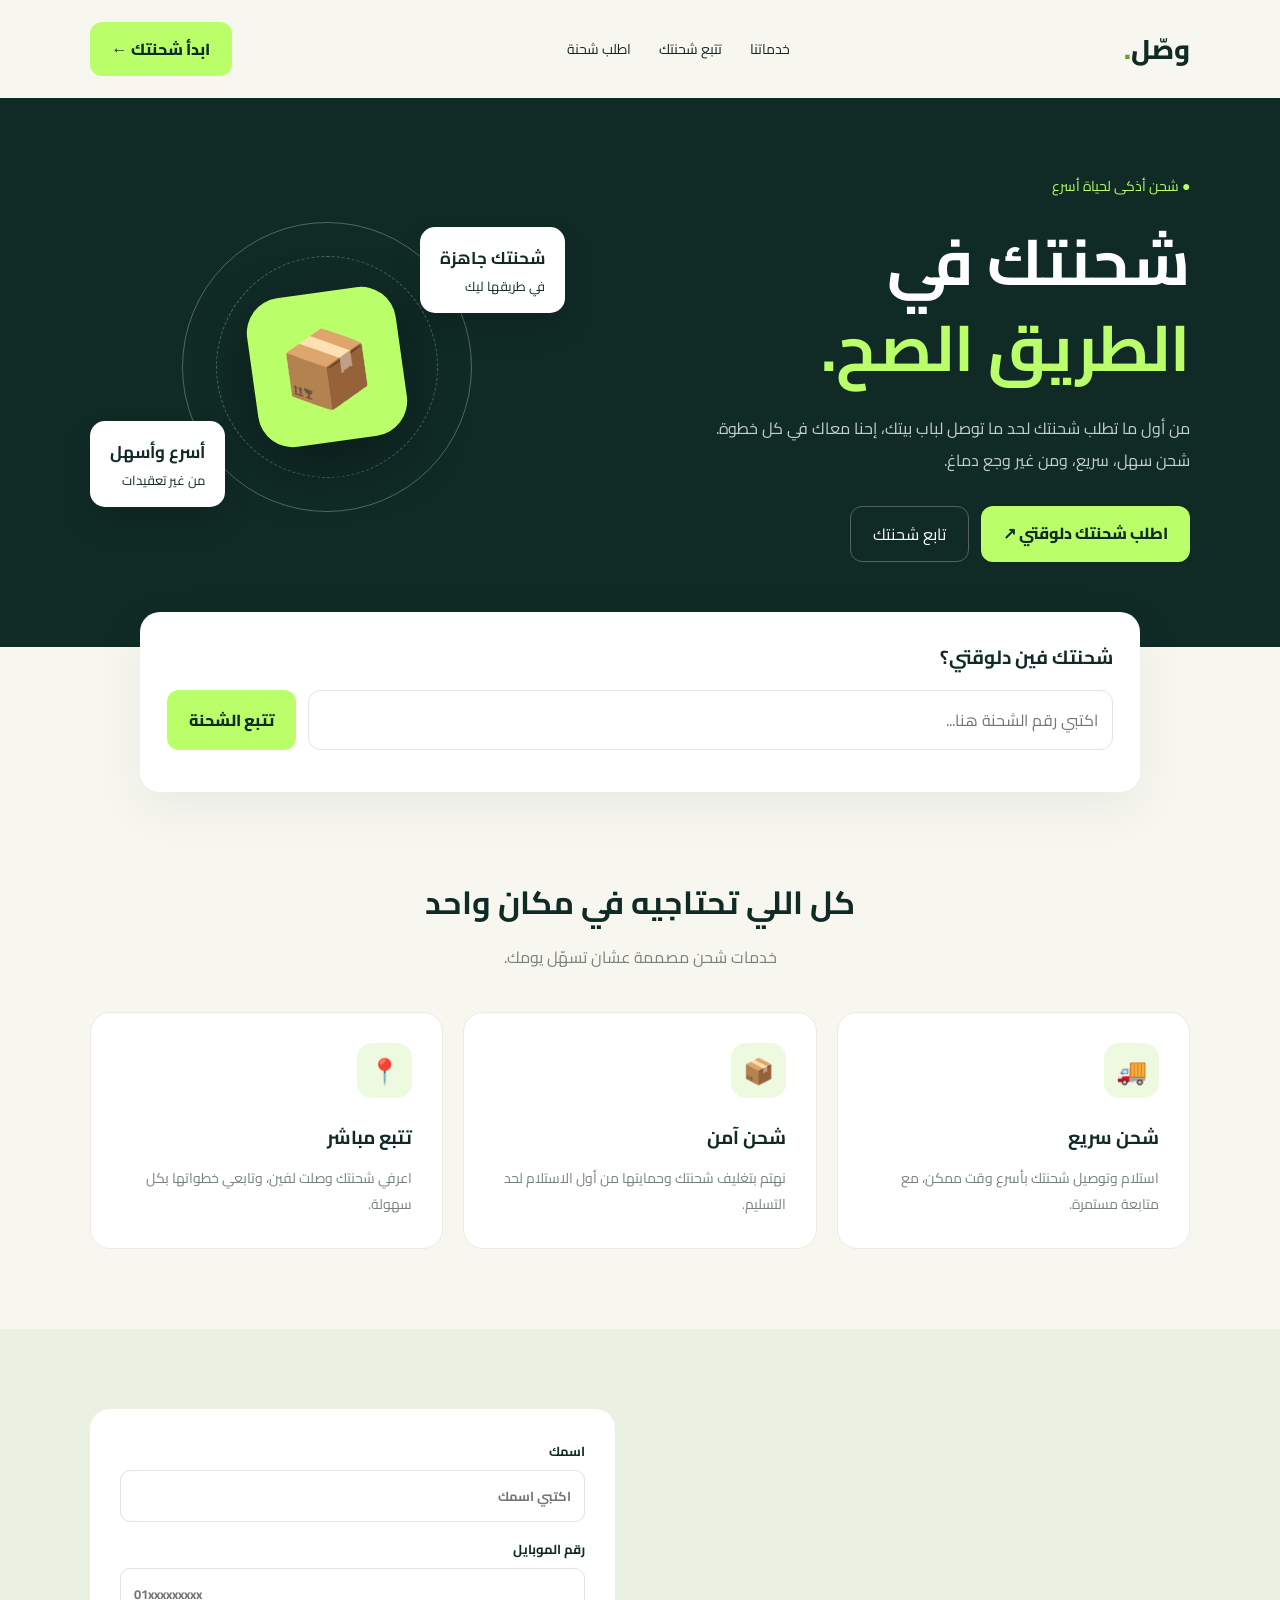
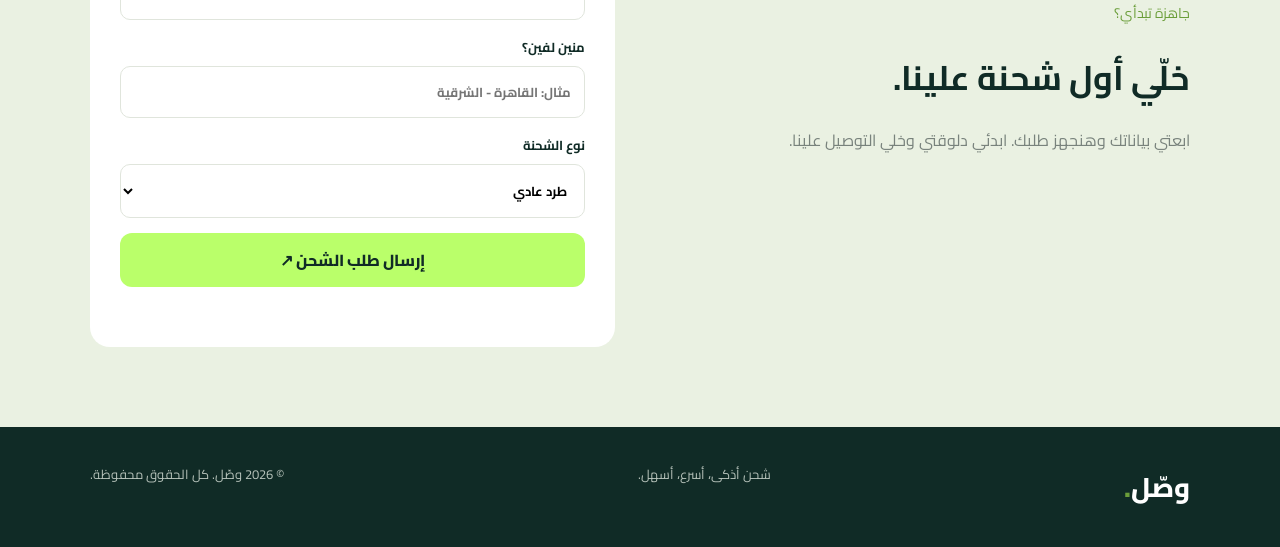
<file: wassal/index.html>
<!DOCTYPE html>
<html lang="ar" dir="rtl">
<head>
  <meta charset="UTF-8">
  <meta name="viewport" content="width=device-width, initial-scale=1.0">
  <title>وصّل | شحن أذكى، أسرع، أسهل</title>

  <link rel="stylesheet" href="style.css">
</head>

<body>
  <header>
    <a class="logo" href="#">وصّل<span>.</span></a>

    <nav>
      <a href="#services">خدماتنا</a>
      <a href="#track">تتبع شحنتك</a>
      <a href="#order">اطلب شحنة</a>
    </nav>

    <a href="#order" class="header-btn">ابدأ شحنتك ←</a>
  </header>

  <main>
    <section class="hero">
      <div>
        <div class="tag">● شحن أذكى لحياة أسرع</div>

        <h1>
          شحنتك في<br>
          <span>الطريق الصح.</span>
        </h1>

        <p>
          من أول ما تطلب شحنتك لحد ما توصل لباب بيتك،
          إحنا معاك في كل خطوة. شحن سهل، سريع، ومن غير وجع دماغ.
        </p>

        <div class="hero-actions">
          <a class="main-btn" href="#order">اطلب شحنتك دلوقتي ↗</a>
          <a class="outline-btn" href="#track">تابع شحنتك</a>
        </div>
      </div>

      <div class="visual">
        <div class="orbit">
          <div class="box-art">📦</div>
        </div>

        <div class="float-card card-one">
          <strong>شحنتك جاهزة</strong>
          في طريقها ليك
        </div>

        <div class="float-card card-two">
          <strong>أسرع وأسهل</strong>
          من غير تعقيدات
        </div>
      </div>
    </section>

    <section class="track" id="track">
      <h2>شحنتك فين دلوقتي؟</h2>

      <form class="track-form" id="trackForm">
        <input
          id="trackingNumber"
          placeholder="اكتبي رقم الشحنة هنا..."
          required
        >
        <button class="main-btn" type="submit">تتبع الشحنة</button>
      </form>

      <p id="trackResult" aria-live="polite"></p>
    </section>

    <section id="services">
      <div class="section-head">
        <h2>كل اللي تحتاجيه في مكان واحد</h2>
        <p>خدمات شحن مصممة عشان تسهّل يومك.</p>
      </div>

      <div class="services">
        <article class="service">
          <div class="service-icon">🚚</div>
          <h3>شحن سريع</h3>
          <p>استلام وتوصيل شحنتك بأسرع وقت ممكن، مع متابعة مستمرة.</p>
        </article>

        <article class="service">
          <div class="service-icon">📦</div>
          <h3>شحن آمن</h3>
          <p>نهتم بتغليف شحنتك وحمايتها من أول الاستلام لحد التسليم.</p>
        </article>

        <article class="service">
          <div class="service-icon">📍</div>
          <h3>تتبع مباشر</h3>
          <p>اعرفي شحنتك وصلت لفين، وتابعي خطواتها بكل سهولة.</p>
        </article>
      </div>
    </section>

    <section class="order" id="order">
      <div>
        <div class="tag">جاهزة تبدأي؟</div>
        <h2>خلّي أول شحنة علينا.</h2>
        <p>
          ابعتي بياناتك وهنجهز طلبك.
          ابدئي دلوقتي وخلي التوصيل علينا.
        </p>
      </div>

      <form class="order-form" id="orderForm">
        <label>
          اسمك
          <input id="customerName" placeholder="اكتبي اسمك" required>
        </label>

        <label>
          رقم الموبايل
          <input id="phone" type="tel" placeholder="01xxxxxxxxx" required>
        </label>

        <label>
          منين لفين؟
          <input id="route" placeholder="مثال: القاهرة - الشرقية" required>
        </label>

        <label>
          نوع الشحنة
          <select id="shipmentType">
            <option>طرد عادي</option>
            <option>مستندات</option>
            <option>شحنة كبيرة</option>
          </select>
        </label>

        <button class="main-btn" type="submit">إرسال طلب الشحن ↗</button>

        <p id="orderResult" aria-live="polite"></p>
      </form>
    </section>
  </main>

  <footer>
    <a class="logo" href="#">وصّل<span>.</span></a>
    <p>شحن أذكى، أسرع، أسهل.</p>
    <p>© 2026 وصّل. كل الحقوق محفوظة.</p>
  </footer>

  <script src="script.js"></script>
</body>
</html>
</file>
<file: wassal/style.css>
@import url('https://fonts.googleapis.com/css2?family=Cairo:wght@400;600;700;800&display=swap');

:root {
  --dark: #102b26;
  --green: #baff6a;
  --cream: #f7f7f0;
  --muted: #78827c;
}

* {
  box-sizing: border-box;
  margin: 0;
  padding: 0;
}

html {
  scroll-behavior: smooth;
}

body {
  font-family: 'Cairo', sans-serif;
  background: var(--cream);
  color: var(--dark);
}

a {
  text-decoration: none;
  color: inherit;
}

button, input, select {
  font: inherit;
}

button {
  cursor: pointer;
}

header {
  display: flex;
  justify-content: space-between;
  align-items: center;
  padding: 22px 7%;
  background: var(--cream);
}

.logo {
  font-size: 27px;
  font-weight: 800;
}

.logo span {
  color: #6b9e3a;
}

nav {
  display: flex;
  gap: 28px;
  font-size: 14px;
}

nav a:hover {
  color: #6b9e3a;
}

.header-btn, .main-btn {
  background: var(--green);
  color: var(--dark);
  border: 0;
  border-radius: 12px;
  padding: 12px 22px;
  font-weight: 800;
}

.hero {
  background: var(--dark);
  color: white;
  padding: 75px 7% 85px;
  display: grid;
  grid-template-columns: 1.1fr .9fr;
  align-items: center;
  gap: 45px;
  overflow: hidden;
}

.tag {
  color: #6b9e3a;
  font-size: 14px;
  margin-bottom: 20px;
}

.hero .tag {
  color: var(--green);
}

h1 {
  font-size: clamp(38px, 5vw, 65px);
  line-height: 1.35;
  margin-bottom: 20px;
}

h1 span {
  color: var(--green);
}

.hero p {
  color: #c5d0ca;
  line-height: 2;
  max-width: 500px;
  margin-bottom: 30px;
}

.hero-actions {
  display: flex;
  gap: 12px;
  flex-wrap: wrap;
}

.outline-btn {
  border: 1px solid #53645d;
  background: transparent;
  color: white;
  padding: 12px 22px;
  border-radius: 12px;
}

.visual {
  min-height: 340px;
  position: relative;
  display: grid;
  place-items: center;
}

.orbit {
  width: 290px;
  height: 290px;
  border: 1px solid #52685b;
  border-radius: 50%;
  display: grid;
  place-items: center;
  position: relative;
}

.orbit::before {
  content: "";
  position: absolute;
  width: 220px;
  height: 220px;
  border: 1px dashed #52685b;
  border-radius: 50%;
}

.box-art {
  width: 150px;
  height: 150px;
  background: var(--green);
  color: var(--dark);
  display: grid;
  place-items: center;
  font-size: 75px;
  border-radius: 35px;
  transform: rotate(-8deg);
  box-shadow: 0 20px 60px #0005;
}

.float-card {
  position: absolute;
  background: white;
  color: var(--dark);
  padding: 15px 20px;
  border-radius: 15px;
  font-size: 13px;
  box-shadow: 0 15px 30px #0002;
}

.float-card strong {
  display: block;
  font-size: 17px;
}

.card-one {
  top: 30px;
  right: 0;
}

.card-two {
  bottom: 30px;
  left: 0;
}

.track {
  background: white;
  margin: -35px auto 0;
  position: relative;
  width: 86%;
  max-width: 1000px;
  padding: 27px;
  border-radius: 20px;
  box-shadow: 0 15px 50px #142b2010;
}

.track h2 {
  font-size: 19px;
  margin-bottom: 15px;
}

.track-form {
  display: flex;
  gap: 12px;
}

.track-form input {
  flex: 1;
  min-width: 0;
  border: 1px solid #e2e6df;
  border-radius: 12px;
  padding: 14px;
  outline-color: #8fbc5c;
}

#trackResult, #orderResult {
  margin-top: 15px;
  font-size: 14px;
}

section {
  padding: 80px 7%;
}

.section-head {
  text-align: center;
  margin-bottom: 40px;
}

.section-head h2 {
  font-size: 32px;
  margin-bottom: 10px;
}

.section-head p {
  color: var(--muted);
}

.services {
  display: grid;
  grid-template-columns: repeat(3, 1fr);
  gap: 20px;
}

.service {
  background: white;
  border: 1px solid #e9ece5;
  border-radius: 20px;
  padding: 30px;
  transition: .2s;
}

.service:hover {
  transform: translateY(-5px);
}

.service-icon {
  width: 55px;
  height: 55px;
  background: #edfadf;
  border-radius: 15px;
  display: grid;
  place-items: center;
  font-size: 25px;
  margin-bottom: 22px;
}

.service h3 {
  margin-bottom: 10px;
}

.service p {
  color: var(--muted);
  line-height: 1.9;
  font-size: 14px;
}

.order {
  background: #eaf1e2;
  display: grid;
  grid-template-columns: 1fr 1fr;
  gap: 50px;
  align-items: center;
}

.order h2 {
  font-size: 34px;
  margin-bottom: 15px;
}

.order p {
  color: var(--muted);
  line-height: 2;
}

.order-form {
  background: white;
  padding: 30px;
  border-radius: 20px;
  display: grid;
  gap: 15px;
}

.order-form label {
  font-size: 13px;
  font-weight: 700;
}

.order-form input, .order-form select {
  width: 100%;
  margin-top: 7px;
  padding: 13px;
  border: 1px solid #e0e5dc;
  border-radius: 10px;
  background: white;
}

.order-form button {
  width: 100%;
}

footer {
  background: var(--dark);
  color: white;
  padding: 35px 7%;
  display: flex;
  justify-content: space-between;
  gap: 20px;
  flex-wrap: wrap;
}

footer p {
  color: #b6c2ba;
  font-size: 13px;
}

@media (max-width: 760px) {
  header {
    padding: 18px 5%;
  }

  nav {
    display: none;
  }

  .hero {
    grid-template-columns: 1fr;
    padding: 55px 6%;
  }

  .visual {
    min-height: 300px;
  }

  .orbit {
    width: 250px;
    height: 250px;
  }

  .orbit::before {
    width: 190px;
    height: 190px;
  }

  .box-art {
    width: 120px;
    height: 120px;
    font-size: 60px;
  }

  .track {
    width: 92%;
    padding: 20px;
  }

  .track-form {
    flex-direction: column;
  }

  section {
    padding: 60px 6%;
  }

  .services {
    grid-template-columns: 1fr;
  }

  .order {
    grid-template-columns: 1fr;
  }

  .section-head h2, .order h2 {
    font-size: 27px;
  }
}
</file>
